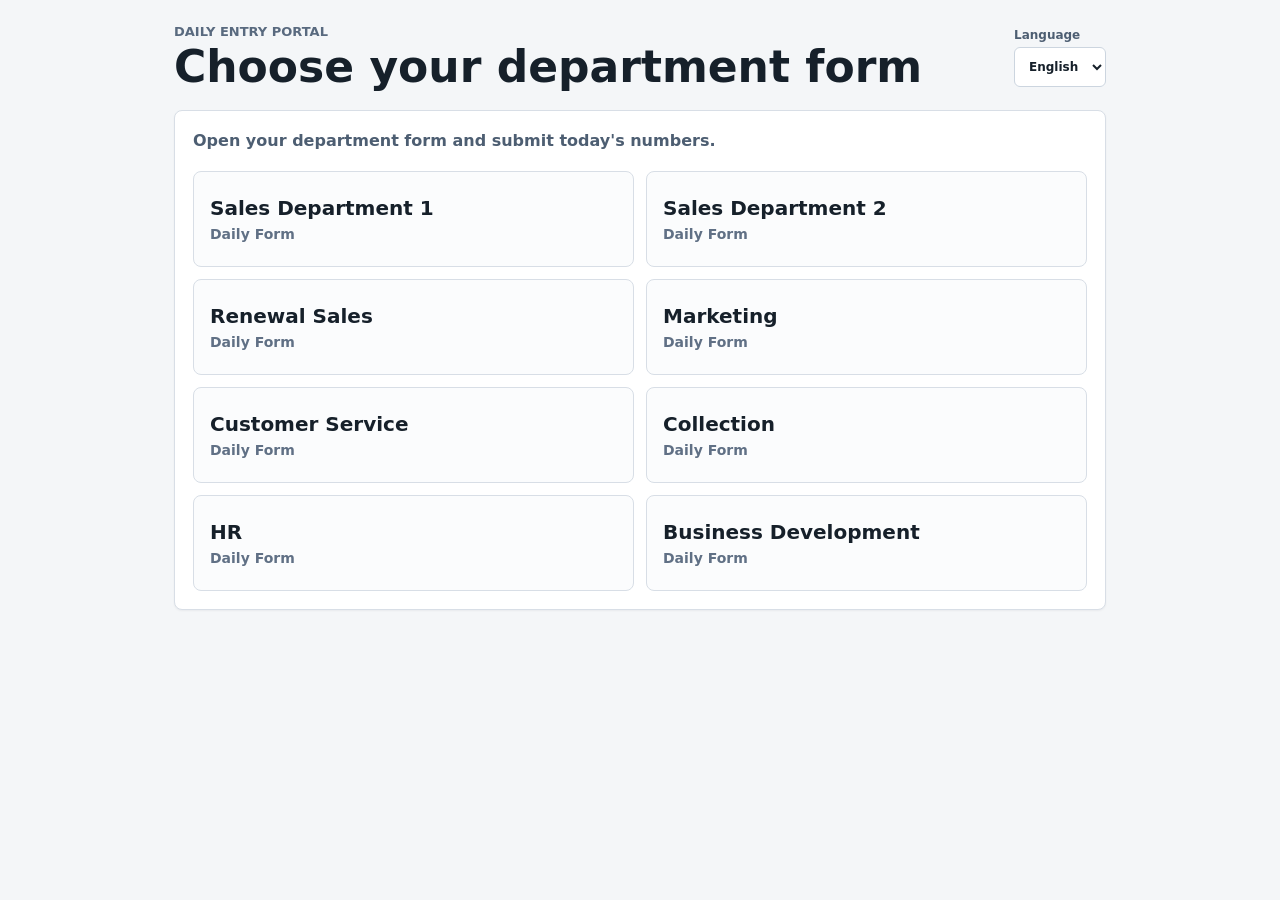
<file: index.html>
<!doctype html>
<html lang="en">
  <head>
    <meta charset="UTF-8" />
    <meta name="viewport" content="width=device-width, initial-scale=1.0" />
    <title>Daily Department Forms</title>
    <link rel="stylesheet" href="styles.css?v=20260702-9" />
  </head>
  <body>
    <main class="app-shell portal-shell">
      <header class="topbar">
        <div>
          <p class="eyebrow" data-i18n="Daily entry portal">Daily entry portal</p>
          <h1 data-i18n="Choose your department form">Choose your department form</h1>
        </div>
        <div class="date-panel">
          <label>
            <span data-i18n="Language">Language</span>
            <select id="languageSelect">
              <option value="en">English</option>
              <option value="he">עברית</option>
            </select>
          </label>
        </div>
      </header>

      <section class="portal-panel">
        <p data-i18n="Open your department form and submit today's numbers.">
          Open your department form and submit today's numbers.
        </p>
        <div class="portal-grid" aria-label="Department form links">
          <a id="newSalesFormLink" href="form.html?department=newSales">
            <strong data-i18n="Sales Department 1">Sales Department 1</strong>
            <span data-i18n="Daily Form">Daily Form</span>
          </a>
          <a id="newSales2FormLink" href="form.html?department=newSales2">
            <strong data-i18n="Sales Department 2">Sales Department 2</strong>
            <span data-i18n="Daily Form">Daily Form</span>
          </a>
          <a href="form.html?department=renewals">
            <strong data-i18n="Renewal Sales">Renewal Sales</strong>
            <span data-i18n="Daily Form">Daily Form</span>
          </a>
          <a href="form.html?department=marketing">
            <strong data-i18n="Marketing">Marketing</strong>
            <span data-i18n="Daily Form">Daily Form</span>
          </a>
          <a href="form.html?department=service">
            <strong data-i18n="Customer Service">Customer Service</strong>
            <span data-i18n="Daily Form">Daily Form</span>
          </a>
          <a href="form.html?department=collection">
            <strong data-i18n="Collection">Collection</strong>
            <span data-i18n="Daily Form">Daily Form</span>
          </a>
          <a href="form.html?department=hr">
            <strong data-i18n="HR">HR</strong>
            <span data-i18n="Daily Form">Daily Form</span>
          </a>
          <a href="form.html?department=businessDevelopment">
            <strong data-i18n="Business Development">Business Development</strong>
            <span data-i18n="Daily Form">Daily Form</span>
          </a>
        </div>
      </section>
    </main>

    <script src="config.js?v=20260625-2"></script>
    <script src="portal.js?v=20260702-9"></script>
  </body>
</html>
</file>
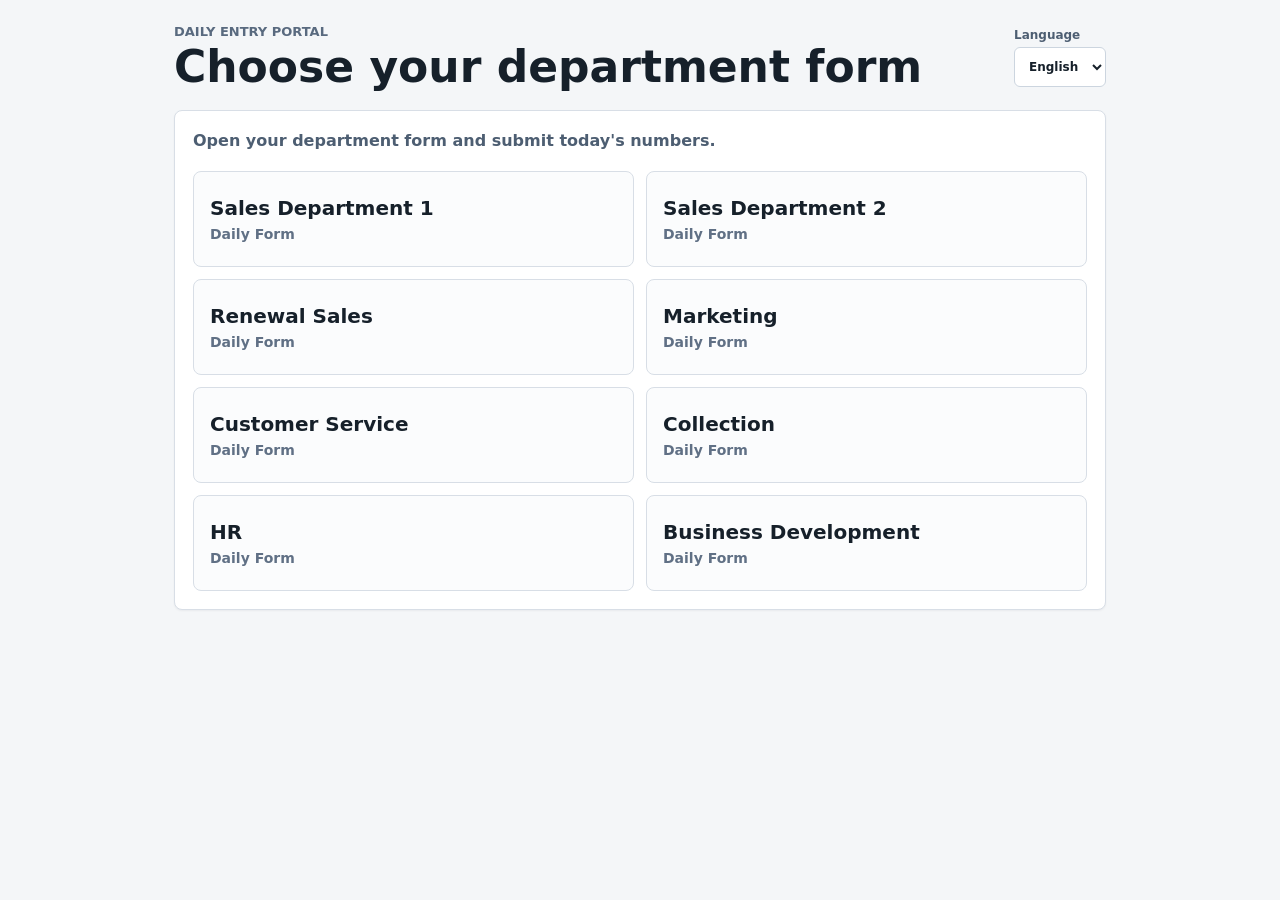
<file: dashboard/index.html>
<!doctype html>
<html lang="en">
  <head>
    <meta charset="UTF-8" />
    <meta name="viewport" content="width=device-width, initial-scale=1.0" />
    <title>Opening dashboard</title>
    <script>
      window.location.replace(`../dashboard.html${window.location.search}`);
    </script>
  </head>
  <body>
    <p>Opening dashboard...</p>
  </body>
</html>
</file>
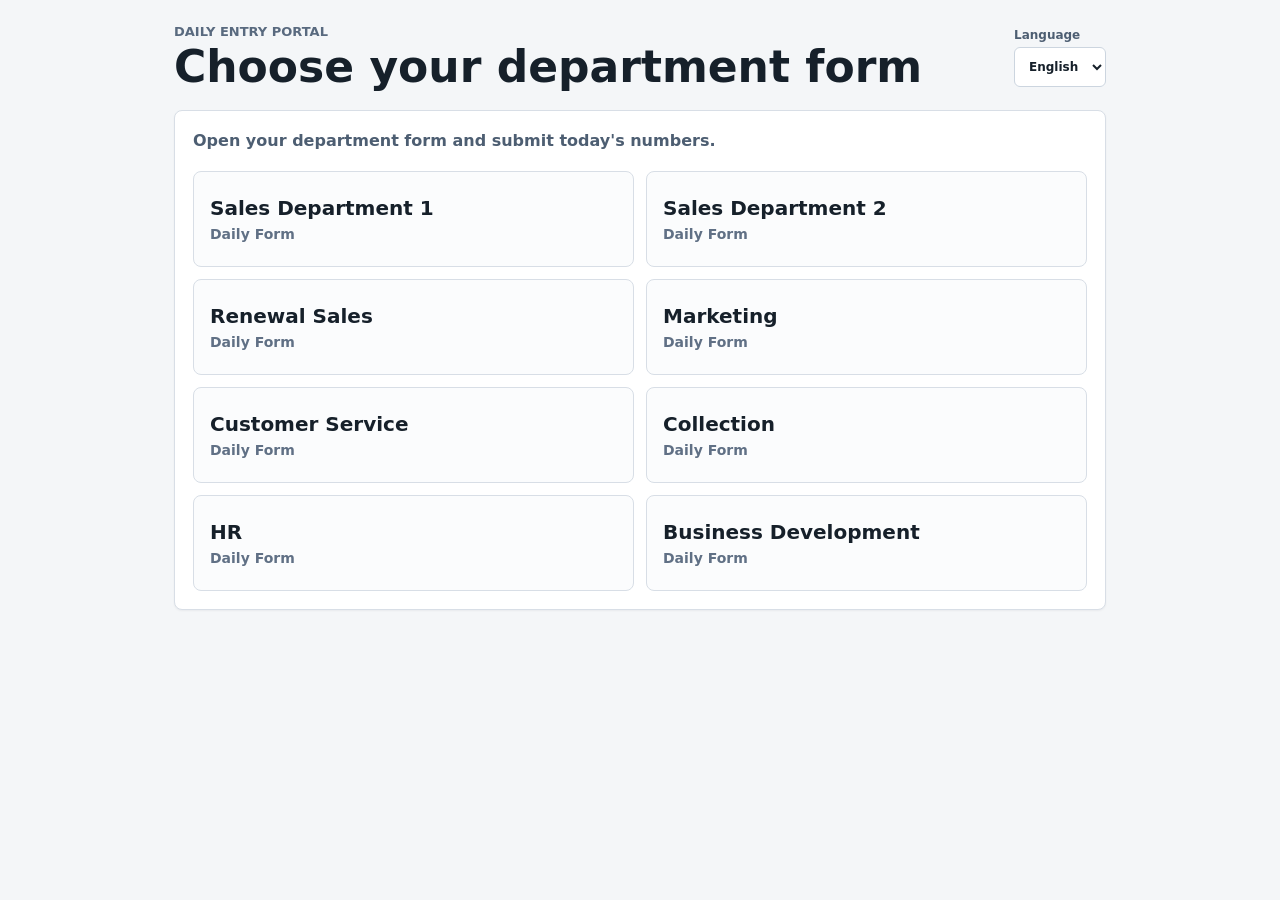
<file: dasborad.html>
<!doctype html>
<html lang="en">
  <head>
    <meta charset="UTF-8" />
    <meta name="viewport" content="width=device-width, initial-scale=1.0" />
    <title>Opening dashboard</title>
    <script>
      window.location.replace(`dashboard.html${window.location.search}`);
    </script>
  </head>
  <body>
    <p>Opening dashboard...</p>
  </body>
</html>
</file>
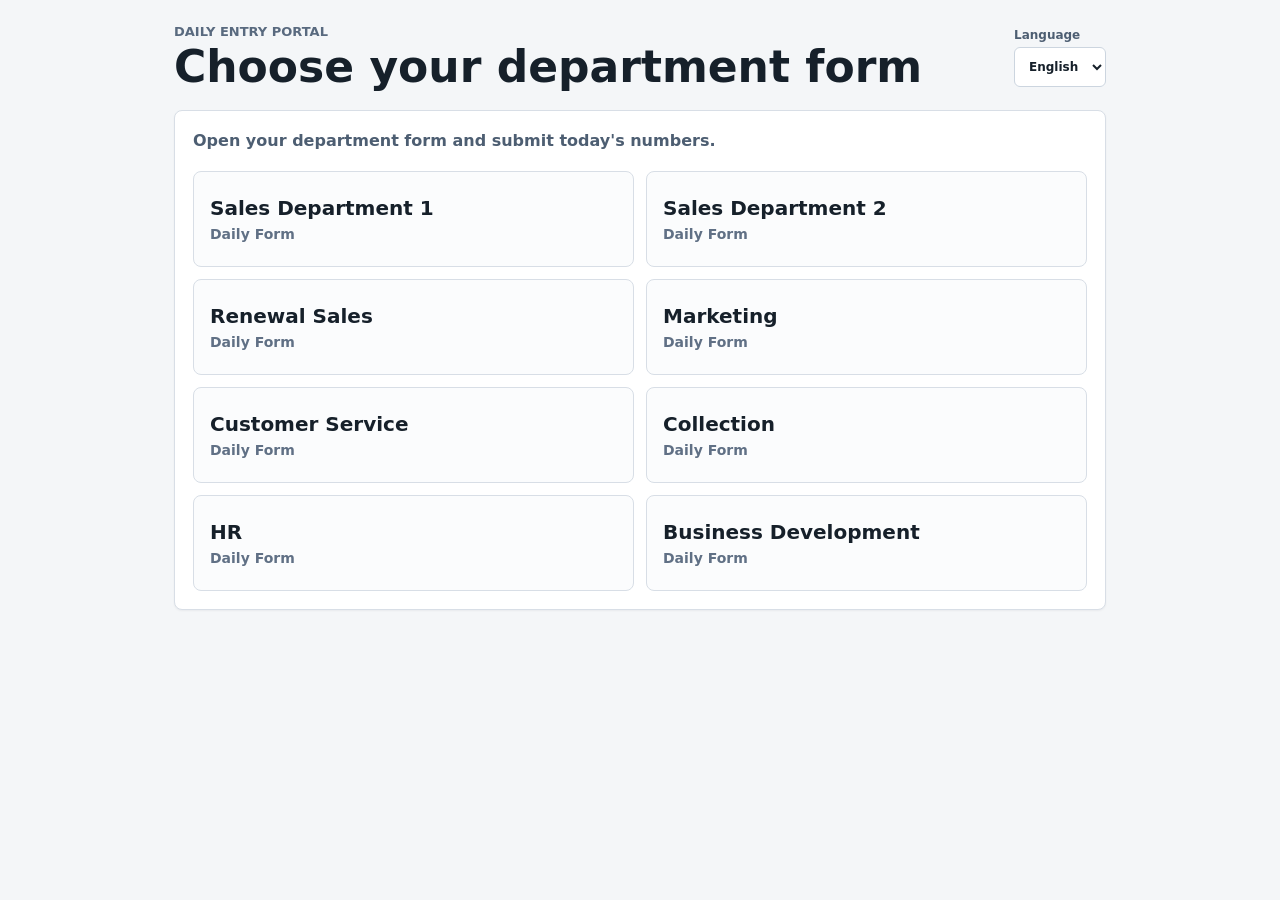
<file: dashboard.html>
<!doctype html>
<html lang="en">
  <head>
    <meta charset="UTF-8" />
    <meta name="viewport" content="width=device-width, initial-scale=1.0" />
    <title>Manager Daily Tax Return Dashboard</title>
    <link rel="stylesheet" href="styles.css?v=20260702-14" />
  </head>
  <body>
    <main class="app-shell">
      <header class="topbar">
        <div>
          <p class="eyebrow">Daily performance</p>
          <h1>Tax Return Operations</h1>
        </div>
        <div class="date-panel">
          <label>
            <span id="languageLabel">Language</span>
            <select id="languageSelect">
              <option value="en">English</option>
              <option value="he">עברית</option>
            </select>
          </label>
          <label>
            <span>Dashboard date</span>
            <input id="dashboardDate" type="date" />
          </label>
          <span id="inlineEditStatus" class="inline-edit-status">Click a department number, edit, then press Save changes</span>
          <button id="refreshData" class="secondary-button" type="button">Refresh</button>
          <button id="exportHtml" class="primary-button" type="button">Export HTML</button>
        </div>
      </header>

      <section class="link-grid" aria-label="Department form links">
        <a id="newSalesFormLink" href="form.html?department=newSales">Sales Department 1 form</a>
        <a id="newSales2FormLink" href="form.html?department=newSales2">Sales Department 2 form</a>
        <a href="form.html?department=renewals">Renewal Sales form</a>
        <a href="form.html?department=marketing">Marketing form</a>
        <a href="form.html?department=service">Customer Service form</a>
        <a href="form.html?department=collection">Collection form</a>
        <a href="form.html?department=hr">HR form</a>
        <a href="form.html?department=businessDevelopment">Business Development form</a>
      </section>

      <section class="summary-grid" aria-label="Executive summary">
        <article class="metric-card daily-mark-card" data-summary-key="dailyMark">
          <span>Daily mark</span>
          <strong id="dailyMark">0%</strong>
          <small id="dailyMarkLabel">Waiting for today's data</small>
        </article>
        <article class="metric-card metric-card-money" data-summary-key="totalRevenue">
          <span>Total daily revenue</span>
          <strong id="totalRevenue">₪0</strong>
          <small>Sales, renewals, and collections</small>
        </article>
        <article class="metric-card" data-summary-key="totalSales">
          <span>Sales department sales</span>
          <strong id="totalSales">0</strong>
          <small>Sales departments only</small>
        </article>
        <article class="metric-card" data-summary-key="totalRenewalSales">
          <span>Renewal sales</span>
          <strong id="totalRenewalSales">0</strong>
          <small>Renewals only</small>
        </article>
        <article class="metric-card" data-summary-key="totalLeads">
          <span>Marketing leads</span>
          <strong id="totalLeads">0</strong>
          <small>Marketing sources</small>
        </article>
        <article class="metric-card" data-summary-key="totalInsuranceReferrals">
          <span>Insurance referrals</span>
          <strong id="totalInsuranceReferrals">0</strong>
          <small>All departments</small>
        </article>
        <article class="metric-card" data-summary-key="totalFriendReferrals">
          <span>Friend referrals</span>
          <strong id="totalFriendReferrals">0</strong>
          <small>All departments</small>
        </article>
        <article class="metric-card metric-card-service" data-summary-key="totalAbandonCalls">
          <span>Answer rate</span>
          <strong id="totalAbandonCalls">0%</strong>
          <small>Customer service daily answer rate</small>
        </article>
        <article class="metric-card" data-summary-key="totalNewTaxReturns">
          <span>New tax returns</span>
          <strong id="totalNewTaxReturns">₪0</strong>
          <small>Collection tracking only</small>
        </article>
        <article class="metric-card" data-summary-key="totalNewHires">
          <span>New hires</span>
          <strong id="totalNewHires">0</strong>
          <small>HR tracking</small>
        </article>
        <article class="metric-card" data-summary-key="totalSignedCompanyContracts">
          <span>Signed company contracts</span>
          <strong id="totalSignedCompanyContracts">0</strong>
          <small>Business development</small>
        </article>
      </section>

      <section class="weekly-overview" aria-label="Weekly summary">
        <div class="weekly-overview-header">
          <strong>Weekly summary</strong>
          <span id="weeklyOverviewRange"></span>
        </div>
        <div id="weeklyOverviewGrid" class="weekly-overview-grid"></div>
      </section>

      <section class="marker-legend" aria-label="Daily marker legend">
        <span class="marker marker-bad">Bad</span>
        <span class="marker marker-okay">Okay</span>
        <span class="marker marker-good">Okay okay</span>
        <span class="marker marker-great">Really good</span>
      </section>

      <section class="department-grid" aria-label="Department scorecards">
        <article class="department-card" data-department="newSales">
          <div class="department-header">
            <h2 id="newSalesTitle">Sales Department 1</h2>
            <span id="newSalesStatus"></span>
          </div>
          <div class="mini-metrics">
            <div data-metric-key="sales"><span>Sales</span><strong id="newSalesCount">0</strong></div>
            <div data-metric-key="revenue"><span>Revenue</span><strong id="newSalesRevenue">₪0</strong></div>
            <div data-metric-key="insuranceReferrals"><span>Insurance referrals</span><strong id="newSalesInsuranceReferrals">0</strong></div>
            <div data-metric-key="friendReferrals"><span>Friend referrals</span><strong id="newSalesFriendReferrals">0</strong></div>
          </div>
          <div class="weekly-metrics" data-weekly-department="newSales"></div>
        </article>

        <article class="department-card" data-department="newSales2">
          <div class="department-header">
            <h2 id="newSales2Title">Sales Department 2</h2>
            <span id="newSales2Status"></span>
          </div>
          <div class="mini-metrics">
            <div data-metric-key="sales"><span>Sales</span><strong id="newSales2Count">0</strong></div>
            <div data-metric-key="revenue"><span>Revenue</span><strong id="newSales2Revenue">₪0</strong></div>
            <div data-metric-key="insuranceReferrals"><span>Insurance referrals</span><strong id="newSales2InsuranceReferrals">0</strong></div>
            <div data-metric-key="friendReferrals"><span>Friend referrals</span><strong id="newSales2FriendReferrals">0</strong></div>
          </div>
          <div class="weekly-metrics" data-weekly-department="newSales2"></div>
        </article>

        <article class="department-card" data-department="renewals">
          <div class="department-header">
            <h2>Renewal Sales</h2>
            <span id="renewalsStatus"></span>
          </div>
          <div class="mini-metrics">
            <div data-metric-key="renewals"><span>Renewals</span><strong id="renewalSalesCount">0</strong></div>
            <div data-metric-key="revenue"><span>Revenue</span><strong id="renewalRevenue">₪0</strong></div>
            <div data-metric-key="insuranceReferrals"><span>Insurance referrals</span><strong id="renewalInsuranceReferrals">0</strong></div>
            <div data-metric-key="friendReferrals"><span>Friend referrals</span><strong id="renewalFriendReferrals">0</strong></div>
          </div>
          <div class="weekly-metrics" data-weekly-department="renewals"></div>
        </article>

        <article class="department-card" data-department="marketing">
          <div class="department-header">
            <h2>Marketing</h2>
            <span id="marketingStatus"></span>
          </div>
          <div class="mini-metrics">
            <div data-metric-key="facebookLeads"><span>Facebook leads</span><strong id="marketingFacebookLeads">0</strong></div>
            <div data-metric-key="websiteLeads"><span>Website leads</span><strong id="marketingWebsiteLeads">0</strong></div>
            <div data-metric-key="whatsappLeads"><span>WhatsApp leads</span><strong id="marketingWhatsappLeads">0</strong></div>
            <div data-metric-key="radioAnsweredCalls"><span>Radio answered calls</span><strong id="marketingRadioAnsweredCalls">0</strong></div>
            <div data-metric-key="radioUnansweredCalls"><span>Radio unanswered calls</span><strong id="marketingRadioUnansweredCalls">0</strong></div>
            <div data-metric-key="totalLeads"><span>Total leads</span><strong id="marketingTotalLeads">0</strong></div>
          </div>
          <div class="weekly-metrics" data-weekly-department="marketing"></div>
        </article>

        <article class="department-card" data-department="service">
          <div class="department-header">
            <h2>Customer Service</h2>
            <span id="serviceStatus"></span>
          </div>
          <div class="mini-metrics">
            <div data-metric-key="callsReceived"><span>Calls received</span><strong id="serviceIncoming">0</strong></div>
            <div data-metric-key="callsAnswered"><span>Calls answered</span><strong id="serviceAnswered">0</strong></div>
            <div data-metric-key="abandonCalls"><span>Abandon calls</span><strong id="serviceAbandonCalls">0</strong></div>
            <div data-metric-key="answerRate"><span>Answer rate</span><strong id="serviceAnswerRate">0%</strong></div>
            <div data-metric-key="missionsOpened"><span>Missions opened</span><strong id="serviceMissionsOpened">0</strong></div>
            <div data-metric-key="missionsClosed"><span>Missions closed</span><strong id="serviceMissionsClosed">0</strong></div>
            <div data-metric-key="newHumanChats"><span>New human chats</span><strong id="serviceNewHumanChats">0</strong></div>
            <div data-metric-key="closedHumanChats"><span>Closed human chats</span><strong id="serviceClosedHumanChats">0</strong></div>
            <div data-metric-key="newBotChats"><span>New bot chats</span><strong id="serviceNewBotChats">0</strong></div>
            <div data-metric-key="closedBotChats"><span>Closed bot chats</span><strong id="serviceClosedBotChats">0</strong></div>
            <div data-metric-key="insuranceReferrals"><span>Insurance referrals</span><strong id="serviceInsuranceReferrals">0</strong></div>
            <div data-metric-key="friendReferrals"><span>Friend referrals</span><strong id="serviceFriendReferrals">0</strong></div>
          </div>
          <div class="weekly-metrics" data-weekly-department="service"></div>
        </article>

        <article class="department-card" data-department="collection">
          <div class="department-header">
            <h2>Collection</h2>
            <span id="collectionStatus"></span>
          </div>
          <div class="mini-metrics">
            <div data-metric-key="general"><span>General</span><strong id="collectionGeneral">₪0</strong></div>
            <div data-metric-key="totalRevenue"><span>Total revenue</span><strong id="collectionTotal">₪0</strong></div>
            <div data-metric-key="newTaxReturns"><span>New tax returns</span><strong id="collectionNewTaxReturns">₪0</strong></div>
            <div data-metric-key="insuranceReferrals"><span>Insurance referrals</span><strong id="collectionInsuranceReferrals">0</strong></div>
            <div data-metric-key="friendReferrals"><span>Friend referrals</span><strong id="collectionFriendReferrals">0</strong></div>
          </div>
          <div class="weekly-metrics" data-weekly-department="collection"></div>
        </article>

        <article class="department-card" data-department="hr">
          <div class="department-header">
            <h2>HR</h2>
            <span id="hrStatus"></span>
          </div>
          <div class="mini-metrics">
            <div data-metric-key="newCandidates"><span>New candidates</span><strong id="hrNewCandidates">0</strong></div>
            <div data-metric-key="firstInterview"><span>First interview</span><strong id="hrFirstInterview">0</strong></div>
            <div data-metric-key="secondInterview"><span>Second interview</span><strong id="hrSecondInterview">0</strong></div>
            <div data-metric-key="newHires"><span>New hires</span><strong id="hrNewHires">0</strong></div>
          </div>
          <div class="weekly-metrics" data-weekly-department="hr"></div>
        </article>

        <article class="department-card" data-department="businessDevelopment">
          <div class="department-header">
            <h2>Business Development</h2>
            <span id="businessDevelopmentStatus"></span>
          </div>
          <div class="mini-metrics">
            <div data-metric-key="initialContact"><span>Initial contact</span><strong id="businessInitialContact">0</strong></div>
            <div data-metric-key="followUps"><span>Follow-ups</span><strong id="businessFollowUps">0</strong></div>
            <div data-metric-key="setUpMeetings"><span>Set up meetings</span><strong id="businessSetUpMeetings">0</strong></div>
            <div data-metric-key="signedCompanyContracts"><span>Signed company contracts</span><strong id="businessSignedCompanyContracts">0</strong></div>
          </div>
          <div class="weekly-metrics" data-weekly-department="businessDevelopment"></div>
        </article>
      </section>

      <section class="visual-grid" aria-label="Management visuals">
        <article class="panel">
          <div class="panel-header">
            <h2>Revenue by source</h2>
            <span id="revenueTotalLabel"></span>
          </div>
          <div id="revenueBars" class="bar-list"></div>
        </article>

        <article class="panel">
          <div class="panel-header">
            <h2>Service answer rate</h2>
            <span id="answerRateLabel"></span>
          </div>
          <div class="gauge">
            <div id="answerRateGauge" class="gauge-fill"></div>
            <strong id="answerRateGaugeText">0%</strong>
          </div>
          <div id="serviceRiskList" class="risk-list"></div>
        </article>

        <article class="panel layout-panel">
          <div class="panel-header">
            <h2>Dashboard Layout</h2>
            <span id="layoutStatus">Drag to customize desktop view</span>
          </div>
          <div class="layout-settings">
            <div>
              <h3>Top section</h3>
              <div id="topMetricControls" class="layout-list"></div>
            </div>
            <div>
              <h3>Department order</h3>
              <div id="departmentLayoutControls" class="department-layout-list"></div>
            </div>
          </div>
          <div class="panel-actions">
            <button id="saveLayout" class="primary-button" type="button">Save layout</button>
          </div>
        </article>
      </section>

      <section class="management-grid" aria-label="Dashboard management">
        <article class="panel">
          <div class="panel-header">
            <h2>Daily Goals</h2>
            <span id="goalStatus">Using saved goals</span>
          </div>
          <div class="settings-grid">
            <label>
              <span>Sales department 1 name</span>
              <input id="salesDepartmentOneName" type="text" maxlength="40" />
            </label>
            <label>
              <span>Sales department 1 revenue goal</span>
              <input id="goalNewSalesRevenue" type="number" min="0" step="1" />
            </label>
            <label>
              <span>Sales department 2 name</span>
              <input id="salesDepartmentTwoName" type="text" maxlength="40" />
            </label>
            <label>
              <span>Sales department 2 revenue goal</span>
              <input id="goalNewSales2Revenue" type="number" min="0" step="1" />
            </label>
            <label>
              <span>Renewal revenue goal</span>
              <input id="goalRenewalRevenue" type="number" min="0" step="1" />
            </label>
            <label>
              <span>Service answer rate goal (%)</span>
              <input id="goalServiceAnswerRate" type="number" min="0" max="100" step="1" />
            </label>
            <label>
              <span>Collection total goal</span>
              <input id="goalCollectionTotal" type="number" min="0" step="1" />
            </label>
            <label>
              <span>New tax refund goal</span>
              <input id="goalNewTaxReturns" type="number" min="0" step="1" />
            </label>
            <label>
              <span>HR new hires goal</span>
              <input id="goalHrNewHires" type="number" min="0" step="1" />
            </label>
            <label>
              <span>Business signed contracts goal</span>
              <input id="goalBusinessSignedContracts" type="number" min="0" step="1" />
            </label>
          </div>
          <div class="panel-actions">
            <button id="saveGoals" class="primary-button" type="button">Save goals</button>
          </div>
        </article>

        <article class="panel">
          <div class="panel-header">
            <h2>Fix Mistakes</h2>
            <span id="deleteStatus">Delete selected department data</span>
          </div>
          <div class="settings-grid settings-grid-compact">
            <label>
              <span>Department</span>
              <select id="deleteDepartment">
                <option value="newSales">Sales Department 1</option>
                <option value="newSales2">Sales Department 2</option>
                <option value="renewals">Renewal Sales</option>
                <option value="marketing">Marketing</option>
                <option value="service">Customer Service</option>
                <option value="collection">Collection</option>
                <option value="hr">HR</option>
                <option value="businessDevelopment">Business Development</option>
              </select>
            </label>
          </div>
          <div class="panel-actions">
            <button id="deleteDepartmentData" class="danger-button" type="button">Delete data for selected date</button>
          </div>
        </article>
      </section>

    </main>

    <script src="config.js?v=20260630-5"></script>
    <script src="dashboard-access.js?v=20260630-5"></script>
    <script src="app.js?v=20260702-14"></script>
  </body>
</html>
</file>
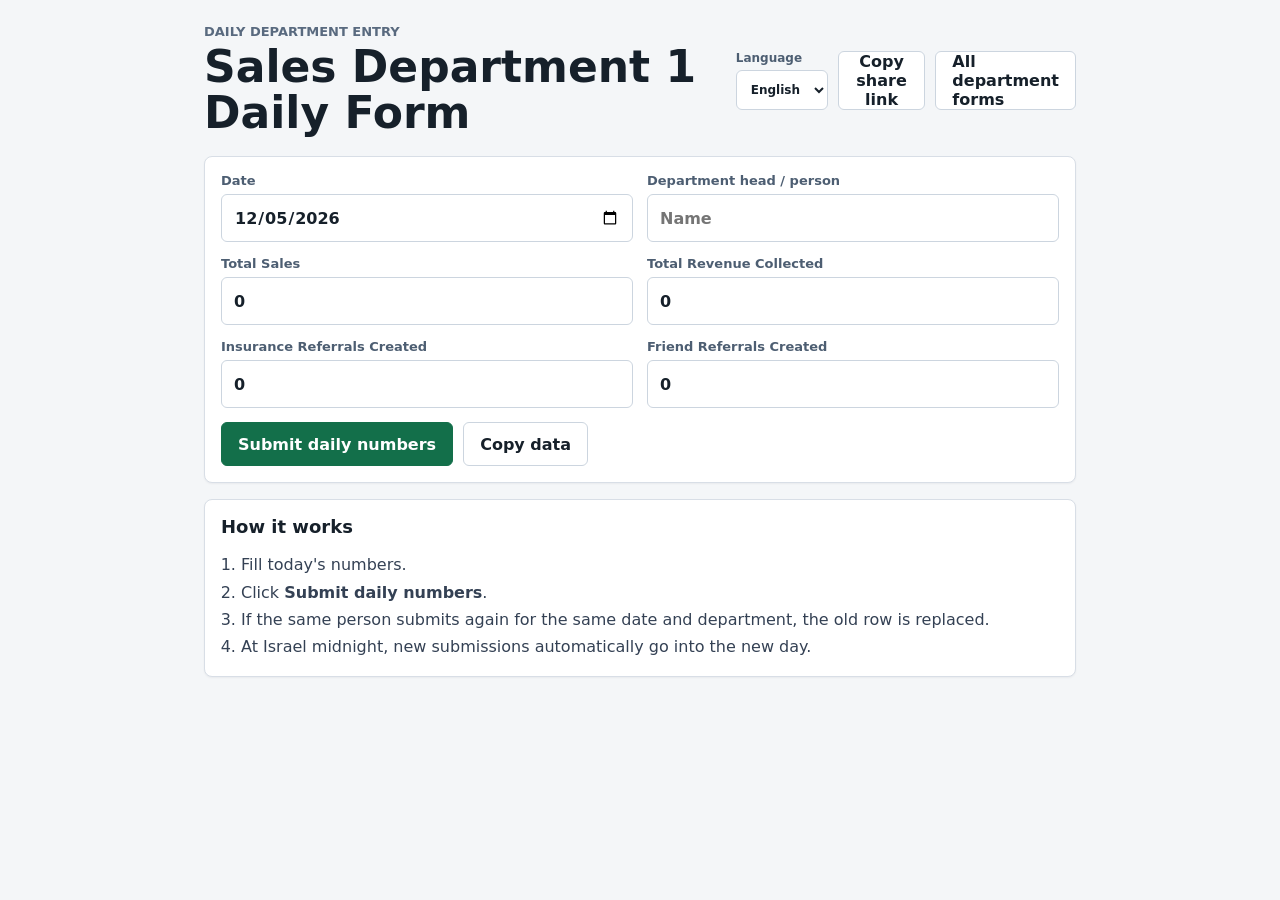
<file: form.html>
<!doctype html>
<html lang="en">
  <head>
    <meta charset="UTF-8" />
    <meta name="viewport" content="width=device-width, initial-scale=1.0" />
    <title>Daily Department Form</title>
    <link rel="stylesheet" href="styles.css?v=20260702-11" />
  </head>
  <body>
    <main class="app-shell form-shell">
      <header class="topbar">
        <div>
          <p class="eyebrow">Daily department entry</p>
          <h1 id="formTitle">Department Form</h1>
        </div>
        <div class="date-panel">
          <label>
            <span>Language</span>
            <select id="languageSelect">
              <option value="en">English</option>
              <option value="he">עברית</option>
            </select>
          </label>
          <button id="copyShareLink" class="secondary-button" type="button">Copy share link</button>
          <a class="secondary-link" href="index.html">All department forms</a>
        </div>
      </header>

      <section class="panel form-panel">
        <form id="departmentForm">
          <div class="form-grid">
            <label>
              <span>Date</span>
              <input id="entryDate" name="date" type="date" required />
            </label>
            <label>
              <span>Department head / person</span>
              <input id="personName" name="name" type="text" placeholder="Name" required />
            </label>
          </div>

          <div id="fieldGrid" class="form-grid"></div>

          <div class="form-actions">
            <button class="primary-button" type="submit">Submit daily numbers</button>
            <button id="copyJson" class="secondary-button" type="button">Copy data</button>
          </div>
        </form>
      </section>

      <section class="panel">
        <div class="panel-header">
          <h2>How it works</h2>
        </div>
        <ol class="steps">
          <li>Fill today&apos;s numbers.</li>
          <li>Click <strong>Submit daily numbers</strong>.</li>
          <li>If the same person submits again for the same date and department, the old row is replaced.</li>
          <li>At Israel midnight, new submissions automatically go into the new day.</li>
        </ol>
      </section>
    </main>

    <script src="config.js?v=20260625-2"></script>
    <script src="form.js?v=20260702-11"></script>
  </body>
</html>
</file>
<file: styles.css>
:root {
  color: #16202a;
  background: #f4f6f8;
  font-family: Inter, ui-sans-serif, system-ui, -apple-system, BlinkMacSystemFont, "Segoe UI", sans-serif;
  font-synthesis: none;
  text-rendering: optimizeLegibility;
}

* {
  box-sizing: border-box;
}

body {
  margin: 0;
  min-width: 320px;
  min-height: 100vh;
}

button,
input,
select {
  font: inherit;
}

button,
a,
input,
select {
  -webkit-tap-highlight-color: transparent;
}

.app-shell {
  width: min(1500px, 100%);
  margin: 0 auto;
  padding: 24px;
}

.topbar {
  display: flex;
  align-items: center;
  justify-content: space-between;
  gap: 18px;
  margin-bottom: 20px;
}

.eyebrow {
  margin: 0 0 5px;
  color: #596a7f;
  font-size: 13px;
  font-weight: 800;
  letter-spacing: 0;
  text-transform: uppercase;
}

h1,
h2,
p {
  margin: 0;
  letter-spacing: 0;
}

h1 {
  font-size: clamp(28px, 4vw, 44px);
  line-height: 1.05;
}

h2 {
  font-size: 18px;
}

.date-panel {
  display: flex;
  align-items: end;
  gap: 10px;
}

.date-panel label {
  display: grid;
  gap: 5px;
  color: #4d5e72;
  font-size: 12px;
  font-weight: 800;
}

.date-panel input,
.date-panel select {
  min-height: 40px;
  border: 1px solid #ccd5df;
  border-radius: 6px;
  padding: 0 10px;
  color: #16202a;
  background: #ffffff;
}

.inline-edit-status {
  min-height: 40px;
  display: inline-flex;
  align-items: center;
  align-self: end;
  border: 1px solid #d8dee6;
  border-radius: 6px;
  padding: 0 12px;
  color: #4d5e72;
  background: #ffffff;
  font-size: 12px;
  font-weight: 800;
  white-space: nowrap;
}

.inline-edit-status[data-mode="saving"] {
  border-color: #d6b21e;
  color: #4f3f00;
  background: #fffbe8;
}

.inline-edit-status[data-mode="saved"] {
  border-color: #1f7a4d;
  color: #0f5f41;
  background: #f1fbf5;
}

.inline-edit-status[data-mode="dirty"],
.inline-edit-status[data-mode="editing"] {
  border-color: #315a8a;
  color: #24476f;
  background: #f4f7fc;
}

.inline-edit-status[data-mode="error"] {
  border-color: #c83b3b;
  color: #9b1c1c;
  background: #fff1f1;
}

[dir="rtl"] {
  text-align: right;
}

[dir="rtl"] .bar-value {
  text-align: left;
}

.file-button {
  min-height: 40px;
  display: inline-flex;
  align-items: center;
  justify-content: center;
  align-self: end;
  border: 1px solid #111827;
  border-radius: 6px;
  padding: 0 14px;
  color: #ffffff;
  background: #111827;
  cursor: pointer;
  white-space: nowrap;
}

.file-button span {
  color: #ffffff;
  font-size: 14px;
}

.file-button input {
  position: absolute;
  width: 1px;
  height: 1px;
  opacity: 0;
  pointer-events: none;
}

.primary-button {
  min-height: 44px;
  border: 1px solid #136f4a;
  border-radius: 6px;
  padding: 0 16px;
  color: #ffffff;
  background: #136f4a;
  cursor: pointer;
  font-weight: 800;
}

.secondary-button,
.secondary-link {
  min-height: 44px;
  display: inline-flex;
  align-items: center;
  justify-content: center;
  border: 1px solid #ccd5df;
  border-radius: 6px;
  padding: 0 16px;
  color: #16202a;
  background: #ffffff;
  cursor: pointer;
  font-weight: 800;
  text-decoration: none;
}

.danger-button {
  min-height: 44px;
  border: 1px solid #b42318;
  border-radius: 6px;
  padding: 0 16px;
  color: #ffffff;
  background: #b42318;
  cursor: pointer;
  font-weight: 800;
}

.link-grid {
  display: grid;
  grid-template-columns: repeat(4, minmax(0, 1fr));
  gap: 10px;
  margin-bottom: 16px;
}

.link-grid a {
  min-height: 42px;
  display: inline-flex;
  align-items: center;
  justify-content: center;
  border: 1px solid #d8dee6;
  border-radius: 6px;
  color: #0f5f41;
  background: #ffffff;
  font-weight: 800;
  text-decoration: none;
}

.link-grid a:hover,
.link-grid a:focus-visible {
  outline: 2px solid #9ac7b0;
  outline-offset: 2px;
}

.summary-grid,
.department-grid,
.visual-grid,
.management-grid {
  display: grid;
  gap: 16px;
}

.summary-grid {
  grid-template-columns: repeat(6, minmax(0, 1fr));
  margin-bottom: 16px;
}

.department-grid {
  grid-template-columns: repeat(4, minmax(0, 1fr));
  align-items: start;
  margin-bottom: 16px;
}

.department-column {
  min-width: 0;
  display: grid;
  align-content: start;
  gap: 16px;
}

.visual-grid,
.management-grid {
  grid-template-columns: repeat(2, minmax(0, 1fr));
  margin-bottom: 16px;
}

.metric-card,
.department-card,
.panel {
  border: 1px solid #d8dee6;
  border-radius: 8px;
  background: #ffffff;
  box-shadow: 0 1px 2px rgba(16, 24, 40, 0.05);
}

.metric-card {
  min-height: 124px;
  display: flex;
  flex-direction: column;
  justify-content: space-between;
  padding: 16px;
  overflow: hidden;
}

.metric-card span,
.mini-metrics span,
.panel-header span,
.bar-meta,
.risk-list span {
  color: #607085;
  font-size: 13px;
}

.metric-card strong {
  font-size: clamp(24px, 3vw, 34px);
  line-height: 1.05;
}

.metric-card small {
  color: #607085;
  line-height: 1.35;
}

.metric-card-money {
  border-color: #1f7a4d;
  background: #f1fbf5;
}

.metric-card-alert {
  border-color: #d9a64a;
  background: #fff9ed;
}

.metric-card-service {
  border-color: #315a8a;
  background: #f4f7fc;
}

.daily-mark-card {
  border-color: #9aa8b7;
  background: #f7f9fb;
}

.marker-card-bad {
  border-color: #c83b3b;
  background: #fff1f1;
}

.marker-card-okay {
  border-color: #d77a1f;
  background: #fff5eb;
}

.marker-card-good {
  border-color: #d6b21e;
  background: #fffbe8;
}

.marker-card-great {
  border-color: #1f7a4d;
  background: #f1fbf5;
}

.weekly-overview {
  display: grid;
  gap: 10px;
  margin: -2px 0 16px;
  border: 1px solid #dce6f3;
  border-radius: 8px;
  padding: 12px;
  background: #f6f9fd;
}

.weekly-overview-header {
  display: flex;
  align-items: center;
  justify-content: space-between;
  gap: 12px;
}

.weekly-overview-header strong {
  display: inline-flex;
  align-items: center;
  min-height: 24px;
  border-radius: 999px;
  padding: 0 10px;
  color: #ffffff;
  background: #315a8a;
  font-size: 12px;
  font-weight: 900;
  text-transform: uppercase;
}

.weekly-overview-header span {
  color: #4e6380;
  font-size: 12px;
  font-weight: 900;
  direction: ltr;
}

.weekly-overview-grid {
  display: grid;
  grid-template-columns: repeat(auto-fit, minmax(120px, 1fr));
  gap: 8px;
}

.weekly-overview-item {
  min-height: 58px;
  display: grid;
  align-content: space-between;
  gap: 6px;
  border: 1px solid #dce6f3;
  border-radius: 6px;
  padding: 8px;
  background: #ffffff;
}

.weekly-overview-item span {
  color: #607085;
  font-size: 11px;
  font-weight: 800;
}

.weekly-overview-item strong {
  color: #111827;
  font-size: 18px;
  line-height: 1.05;
}

.weekly-overview-money {
  border-color: #b9dfc7;
  background: #f7fcf8;
}

.weekly-overview-service {
  border-color: #bfd1e8;
  background: #f5f8fd;
}

.marker-legend {
  display: flex;
  gap: 8px;
  flex-wrap: wrap;
  margin: -4px 0 16px;
}

.marker {
  display: inline-flex;
  align-items: center;
  justify-content: center;
  border-radius: 999px;
  padding: 5px 10px;
  font-size: 12px;
  font-weight: 900;
  line-height: 1;
  white-space: nowrap;
}

.marker-bad {
  color: #ffffff;
  background: #c83b3b;
}

.marker-okay {
  color: #ffffff;
  background: #d77a1f;
}

.marker-good {
  color: #4f3f00;
  background: #f2d448;
}

.marker-great {
  color: #ffffff;
  background: #1f7a4d;
}

.department-card,
.panel {
  padding: 16px;
  min-width: 0;
}

.form-shell {
  width: min(920px, 100%);
}

.portal-shell {
  width: min(980px, 100%);
}

.portal-panel {
  display: grid;
  gap: 18px;
  border: 1px solid #d8dee6;
  border-radius: 8px;
  padding: 18px;
  background: #ffffff;
  box-shadow: 0 1px 2px rgba(16, 24, 40, 0.05);
}

.portal-panel p {
  color: #4d5e72;
  font-weight: 700;
  line-height: 1.5;
}

.portal-grid {
  display: grid;
  grid-template-columns: repeat(2, minmax(0, 1fr));
  gap: 12px;
}

.portal-grid a {
  min-height: 96px;
  display: grid;
  align-content: center;
  gap: 6px;
  border: 1px solid #d8dee6;
  border-radius: 8px;
  padding: 16px;
  color: #16202a;
  background: #fbfcfd;
  text-decoration: none;
}

.portal-grid a:hover,
.portal-grid a:focus-visible {
  outline: 2px solid #9ac7b0;
  outline-offset: 2px;
}

.portal-grid strong {
  font-size: 20px;
}

.portal-grid span {
  color: #607085;
  font-size: 14px;
  font-weight: 800;
}

.form-panel {
  margin-bottom: 16px;
}

.form-grid {
  display: grid;
  grid-template-columns: repeat(2, minmax(0, 1fr));
  gap: 14px;
  margin-bottom: 14px;
}

.form-grid label {
  display: grid;
  gap: 6px;
  color: #4d5e72;
  font-size: 13px;
  font-weight: 800;
}

.settings-grid {
  display: grid;
  grid-template-columns: repeat(2, minmax(0, 1fr));
  gap: 12px;
}

.settings-grid-compact {
  grid-template-columns: minmax(220px, 0.55fr);
}

.settings-grid label {
  display: grid;
  gap: 6px;
  color: #4d5e72;
  font-size: 13px;
  font-weight: 800;
}

.settings-grid input,
.settings-grid select {
  min-height: 44px;
  border: 1px solid #ccd5df;
  border-radius: 6px;
  padding: 0 12px;
  color: #16202a;
  background: #ffffff;
}

.panel-actions {
  display: flex;
  gap: 10px;
  flex-wrap: wrap;
  margin-top: 14px;
}

.form-grid input {
  min-height: 48px;
  border: 1px solid #ccd5df;
  border-radius: 6px;
  padding: 0 12px;
  color: #16202a;
  background: #ffffff;
  font-size: 16px;
}

.form-actions {
  display: flex;
  gap: 10px;
  flex-wrap: wrap;
}

.steps {
  margin: 0;
  padding-left: 20px;
  color: #344154;
  line-height: 1.7;
}

.department-header,
.panel-header {
  display: flex;
  align-items: flex-start;
  justify-content: space-between;
  gap: 12px;
  margin-bottom: 14px;
}

.department-header .marker {
  flex: 0 0 auto;
}

.department-save-button {
  min-height: 30px;
  flex: 0 0 auto;
  border: 1px solid #cbd6e2;
  border-radius: 6px;
  padding: 0 10px;
  color: #2f4766;
  background: #f7f9fc;
  font-size: 12px;
  font-weight: 900;
  cursor: pointer;
}

.department-save-button:not(:disabled) {
  border-color: #1f7a4d;
  color: #ffffff;
  background: #1f7a4d;
}

.department-save-button:disabled {
  cursor: default;
  opacity: 0.72;
}

.mini-metrics {
  display: grid;
  grid-template-columns: repeat(2, minmax(0, 1fr));
  gap: 10px;
}

.mini-metrics > div {
  min-height: 76px;
  display: grid;
  grid-template-rows: auto auto;
  align-items: stretch;
  gap: 8px;
  border: 1px solid #edf1f5;
  border-radius: 6px;
  padding: 10px;
  background: #fbfcfd;
}

.mini-metrics > div > strong {
  display: flex;
  align-items: end;
  width: 100%;
  min-height: 24px;
  font-size: 20px;
  line-height: 1.1;
  text-align: inherit;
}

.mini-metrics > div > span {
  min-width: 0;
}

.metric-editable {
  border-color: #d6eadb;
}

.metric-dirty {
  border-color: #b9dfc7;
  background: #f1fbf5;
}

.metric-editable > strong {
  width: 100%;
  min-width: 0;
  border-radius: 5px;
  padding: 4px 6px;
  margin: 0;
  cursor: pointer;
  outline: 0;
  white-space: nowrap;
  overflow: hidden;
}

.metric-editable > strong:hover,
.metric-editable > strong:focus {
  background: #e9f8ee;
  box-shadow: 0 0 0 2px #9ac7b0;
}

.metric-readonly > strong {
  cursor: default;
}

.metric-edit-input {
  width: 100%;
  min-width: 0;
  min-height: 31px;
  border: 2px solid #111827;
  border-radius: 5px;
  padding: 3px 6px;
  color: #111827;
  background: #ffffff;
  font: inherit;
  font-size: 20px;
  font-weight: 900;
  line-height: 1.1;
  text-align: inherit;
}

.metric-is-editing {
  border-color: #111827;
  background: #ffffff;
}

.weekly-metrics {
  display: grid;
  gap: 10px;
  margin-top: 14px;
  border: 1px solid #dce6f3;
  border-radius: 8px;
  padding: 10px;
  background: #f6f9fd;
}

.weekly-title {
  display: flex;
  align-items: center;
  justify-content: space-between;
  gap: 10px;
}

.weekly-title strong {
  display: inline-flex;
  align-items: center;
  min-height: 24px;
  border-radius: 999px;
  padding: 0 10px;
  color: #ffffff;
  background: #315a8a;
  font-size: 12px;
  text-transform: uppercase;
}

.weekly-title small {
  color: #607085;
  font-size: 12px;
  font-weight: 800;
}

.weekly-box-grid {
  display: grid;
  grid-template-columns: repeat(2, minmax(0, 1fr));
  gap: 8px;
}

.weekly-box {
  min-height: 54px;
  display: flex;
  flex-direction: column;
  justify-content: space-between;
  gap: 6px;
  border: 1px solid #dce6f3;
  border-radius: 6px;
  padding: 8px;
  background: #ffffff;
}

.weekly-box span {
  color: #607085;
  font-size: 11px;
  font-weight: 800;
}

.weekly-box strong {
  color: #16324f;
  font-size: 16px;
  line-height: 1.1;
}

.layout-panel {
  grid-column: 1 / -1;
}

.layout-settings {
  display: grid;
  grid-template-columns: minmax(240px, 0.6fr) minmax(0, 1.4fr);
  gap: 16px;
}

.layout-settings h3,
.layout-department h4 {
  margin: 0 0 8px;
  color: #344154;
  font-size: 14px;
}

.department-layout-list {
  display: grid;
  grid-template-columns: repeat(2, minmax(0, 1fr));
  gap: 12px;
}

.layout-list {
  display: grid;
  gap: 8px;
}

.layout-item {
  min-height: 40px;
  display: flex;
  align-items: center;
  justify-content: space-between;
  gap: 10px;
  border: 1px solid #d8dee6;
  border-radius: 6px;
  padding: 8px 10px;
  background: #fbfcfd;
  cursor: grab;
  user-select: none;
}

.layout-item:active {
  cursor: grabbing;
}

.layout-item.is-dragging {
  opacity: 0.55;
}

.layout-item input {
  width: 18px;
  height: 18px;
  flex: 0 0 auto;
}

.layout-item span {
  flex: 1 1 auto;
  color: #16202a;
  font-size: 13px;
  font-weight: 800;
}

.layout-item em {
  color: #7c8b9a;
  font-size: 11px;
  font-style: normal;
  font-weight: 900;
  text-transform: uppercase;
}

.bar-list {
  display: grid;
  gap: 14px;
}

.bar-row {
  display: grid;
  grid-template-columns: minmax(150px, 0.85fr) minmax(150px, 1.4fr) minmax(110px, auto);
  align-items: center;
  gap: 14px;
}

.bar-label {
  display: grid;
  gap: 3px;
  min-width: 0;
}

.bar-label strong {
  overflow: hidden;
  text-overflow: ellipsis;
  white-space: nowrap;
}

.bar-track {
  height: 13px;
  border-radius: 999px;
  overflow: hidden;
  background: #e7ecf2;
}

.bar-track div {
  height: 100%;
  border-radius: inherit;
  background: linear-gradient(90deg, #136f4a, #2f9e44);
}

.bar-value {
  text-align: right;
  font-weight: 800;
}

.gauge {
  position: relative;
  height: 30px;
  border-radius: 999px;
  overflow: hidden;
  background: #e7ecf2;
}

.gauge-fill {
  height: 100%;
  border-radius: inherit;
  background: linear-gradient(90deg, #d9961b, #1f7a4d);
}

.gauge strong {
  position: absolute;
  inset: 0;
  display: grid;
  place-items: center;
  color: #111827;
  font-size: 14px;
}

.risk-list {
  display: grid;
  gap: 10px;
  margin-top: 14px;
}

.risk-item {
  display: flex;
  justify-content: space-between;
  gap: 12px;
  border: 1px solid #edf1f5;
  border-radius: 6px;
  padding: 10px 12px;
  background: #fbfcfd;
}

.table-wrap {
  width: 100%;
  overflow-x: auto;
}

table {
  width: 100%;
  border-collapse: collapse;
  font-size: 14px;
}

th,
td {
  padding: 11px 10px;
  border-bottom: 1px solid #eef1f4;
  text-align: left;
  white-space: nowrap;
}

th {
  color: #607085;
  font-size: 12px;
  text-transform: uppercase;
}

tbody tr:last-child td {
  border-bottom: 0;
}

@media (max-width: 1240px) {
  .summary-grid {
    grid-template-columns: repeat(3, minmax(0, 1fr));
  }

  .weekly-overview-grid {
    grid-template-columns: repeat(4, minmax(0, 1fr));
  }

  .department-grid {
    grid-template-columns: repeat(2, minmax(0, 1fr));
  }

  .link-grid {
    grid-template-columns: repeat(2, minmax(0, 1fr));
  }
}

@media (max-width: 900px) {
  .visual-grid,
  .management-grid {
    grid-template-columns: 1fr;
  }
}

@media (max-width: 620px) {
  :root {
    background: #eef2f6;
  }

  .app-shell {
    padding: 10px;
  }

  .topbar {
    position: sticky;
    top: 0;
    z-index: 10;
    margin: -10px -10px 10px;
    padding: 10px;
    border-bottom: 1px solid #e5eaf0;
    background: rgba(255, 255, 255, 0.96);
    backdrop-filter: blur(8px);
  }

  .topbar,
  .department-header,
  .panel-header {
    align-items: stretch;
    flex-direction: column;
  }

  .date-panel {
    display: grid;
    grid-template-columns: minmax(0, 1fr) minmax(0, 1fr);
    align-items: stretch;
    gap: 6px;
  }

  h1 {
    font-size: 22px;
    line-height: 1.1;
  }

  h2 {
    font-size: 15px;
  }

  .eyebrow {
    font-size: 11px;
  }

  .date-panel input,
  .date-panel select,
  .primary-button,
  .danger-button,
  .secondary-button,
  .secondary-link {
    width: 100%;
    min-height: 38px;
  }

  #exportHtml,
  #inlineEditStatus,
  .department-save-button,
  .link-grid,
  .visual-grid,
  .management-grid {
    display: none;
  }

  .link-grid a {
    min-height: 48px;
    justify-content: flex-start;
    padding: 0 14px;
  }

  .summary-grid,
  .department-grid,
  .portal-grid,
  .form-grid,
  .settings-grid {
    grid-template-columns: 1fr;
  }

  .summary-grid {
    grid-template-columns: repeat(2, minmax(0, 1fr));
  }

  .weekly-overview {
    margin-bottom: 8px;
    padding: 10px;
  }

  .weekly-overview-header {
    align-items: flex-start;
    flex-direction: column;
    gap: 6px;
  }

  .weekly-overview-grid {
    grid-template-columns: repeat(2, minmax(0, 1fr));
    gap: 6px;
  }

  .weekly-overview-item {
    min-height: 50px;
    padding: 7px;
  }

  .weekly-overview-item strong {
    font-size: 16px;
  }

  .mini-metrics {
    grid-template-columns: repeat(2, minmax(0, 1fr));
    gap: 6px;
  }

  .summary-grid,
  .department-grid {
    gap: 8px;
    margin-bottom: 8px;
  }

  .metric-card {
    min-height: 72px;
    padding: 10px;
  }

  .metric-card strong {
    font-size: 23px;
  }

  .metric-card span,
  .metric-card small,
  .mini-metrics span,
  .weekly-title small,
  .panel-header span,
  .bar-meta,
  .risk-list span {
    font-size: 11px;
  }

  .department-card,
  .panel {
    padding: 10px;
    border-radius: 8px;
    margin-right: 0;
    margin-left: 0;
    border-right: 1px solid #d8dee6;
    border-left: 1px solid #d8dee6;
    box-shadow: 0 1px 2px rgba(16, 24, 40, 0.04);
  }

  .form-shell .panel {
    margin-right: 0;
    margin-left: 0;
    border-right: 1px solid #d8dee6;
    border-left: 1px solid #d8dee6;
    border-radius: 8px;
  }

  .form-actions {
    position: sticky;
    bottom: 0;
    z-index: 8;
    display: grid;
    grid-template-columns: 1fr;
    margin: 0 -14px -14px;
    padding: 12px 14px;
    border-top: 1px solid #e5eaf0;
    background: rgba(255, 255, 255, 0.96);
    backdrop-filter: blur(8px);
  }

  .form-actions .secondary-button {
    min-height: 42px;
  }

  .form-grid {
    gap: 12px;
  }

  .form-grid label {
    font-size: 14px;
  }

  .form-grid input {
    min-height: 52px;
    font-size: 18px;
  }

  .mini-metrics > div {
    min-height: 52px;
    gap: 4px;
    padding: 7px;
  }

  .mini-metrics > div > strong {
    font-size: 17px;
  }

  .metric-edit-input {
    min-height: 28px;
    font-size: 17px;
  }

  .department-header,
  .panel-header {
    gap: 8px;
    margin-bottom: 8px;
  }

  .marker {
    padding: 4px 8px;
    font-size: 11px;
  }

  .marker-legend {
    margin: -2px 0 8px;
    gap: 5px;
  }

  .bar-row {
    grid-template-columns: 1fr;
    gap: 8px;
  }

  .bar-value {
    text-align: left;
  }

  table,
  thead,
  tbody,
  tr,
  td {
    display: block;
    width: 100%;
  }

  thead {
    position: absolute;
    width: 1px;
    height: 1px;
    overflow: hidden;
    clip: rect(0, 0, 0, 0);
  }

  tr {
    margin-bottom: 12px;
    border: 1px solid #d8dee6;
    border-radius: 8px;
    background: #ffffff;
    overflow: hidden;
  }

  td {
    display: grid;
    grid-template-columns: minmax(110px, 38%) minmax(0, 1fr);
    gap: 10px;
    padding: 10px 12px;
    white-space: normal;
    word-break: break-word;
  }

  td::before {
    content: attr(data-label);
    color: #607085;
    font-size: 12px;
    font-weight: 800;
    text-transform: uppercase;
  }

  .steps {
    padding-left: 18px;
    font-size: 14px;
  }
}
</file>
